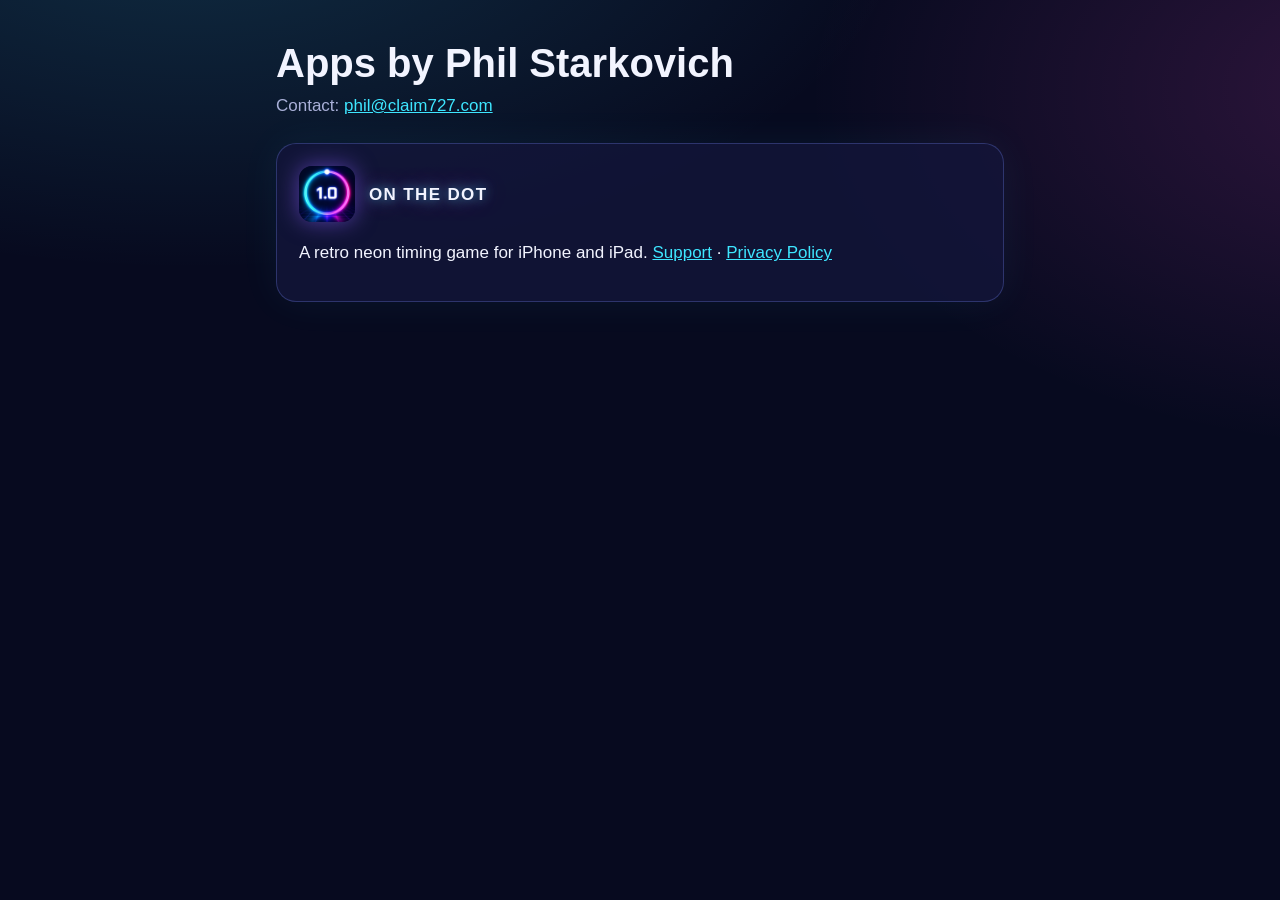
<file: index.html>
<!doctype html>
<html lang="en">
<head>
	<meta charset="utf-8">
	<meta name="viewport" content="width=device-width, initial-scale=1">
	<title>Phil Starkovich Apps</title>
	<meta name="description" content="iPhone and iPad apps by Phil Starkovich.">
	<link rel="icon" href="/on-the-dot/icon.png">
	<link rel="stylesheet" href="/assets/site.css">
</head>
<body>
<main>
	<h1>Apps by Phil Starkovich</h1>
	<p class="meta">Contact: <a href="mailto:phil@claim727.com">phil@claim727.com</a></p>
	<div class="panel">
		<a class="brand" href="/on-the-dot/" style="margin: 16px 0 6px"><img src="/on-the-dot/icon.png" alt=""><span>On the Dot</span></a>
		<p>A retro neon timing game for iPhone and iPad. <a href="/on-the-dot/support/">Support</a> · <a href="/on-the-dot/privacy/">Privacy Policy</a></p>
	</div>
</main>
</body>
</html>
</file>
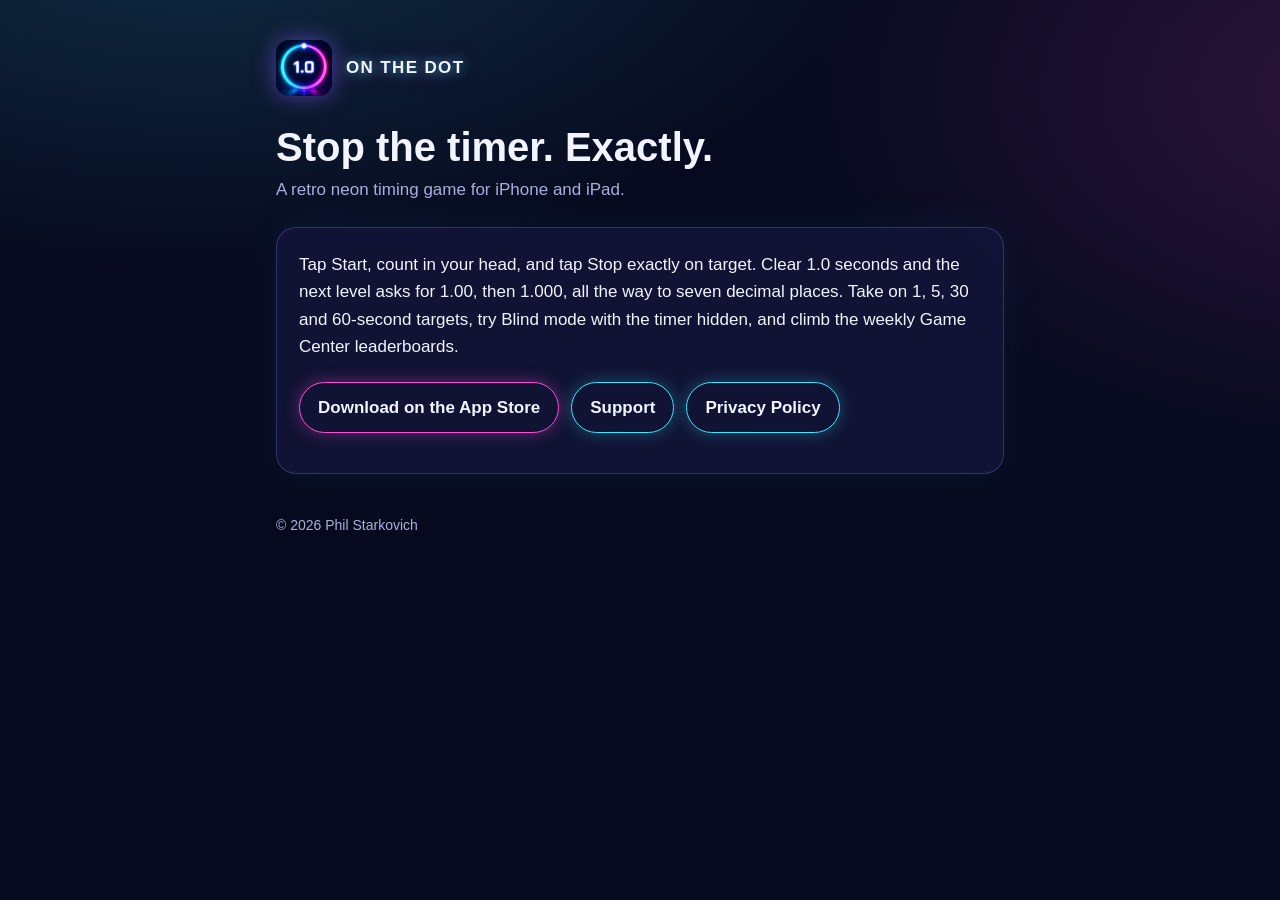
<file: on-the-dot/index.html>
<!doctype html>
<html lang="en">
<head>
	<meta charset="utf-8">
	<meta name="viewport" content="width=device-width, initial-scale=1">
	<title>On the Dot</title>
	<meta name="description" content="On the Dot is a retro neon timing game for iPhone and iPad: stop the timer exactly on target.">
	<link rel="icon" href="/on-the-dot/icon.png">
	<link rel="stylesheet" href="/assets/site.css">
</head>
<body>
<main>
	<a class="brand" href="/on-the-dot/"><img src="/on-the-dot/icon.png" alt=""><span>On the Dot</span></a>

	<h1>Stop the timer. Exactly.</h1>
	<p class="meta">A retro neon timing game for iPhone and iPad.</p>

	<div class="panel">
		<p>Tap Start, count in your head, and tap Stop exactly on target. Clear 1.0 seconds and the next level asks for 1.00, then 1.000, all the way to seven decimal places. Take on 1, 5, 30 and 60-second targets, try Blind mode with the timer hidden, and climb the weekly Game Center leaderboards.</p>
		<div class="buttons">
			<a class="button" href="https://apps.apple.com/app/id6737379133">Download on the App Store</a>
			<a class="button secondary" href="/on-the-dot/support/">Support</a>
			<a class="button secondary" href="/on-the-dot/privacy/">Privacy Policy</a>
		</div>
	</div>

	<footer>© 2026 Phil Starkovich</footer>
</main>
</body>
</html>
</file>
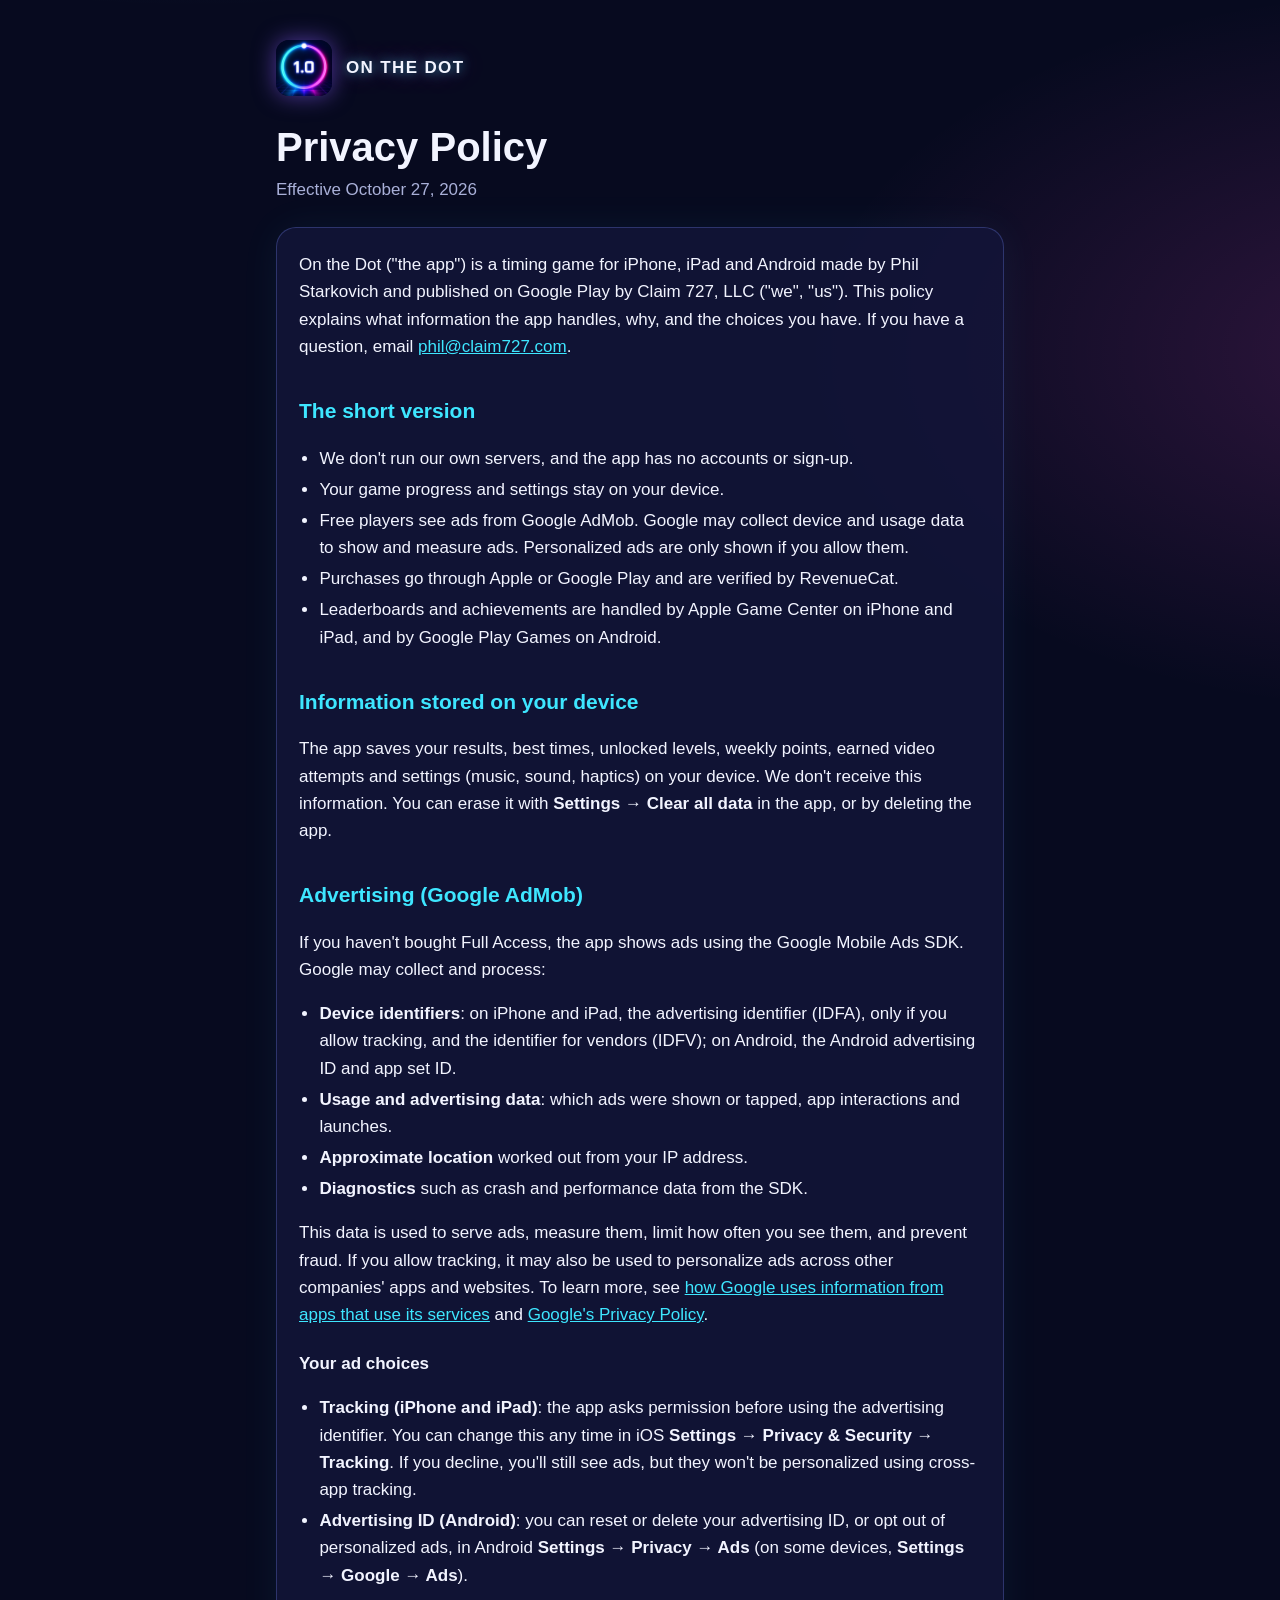
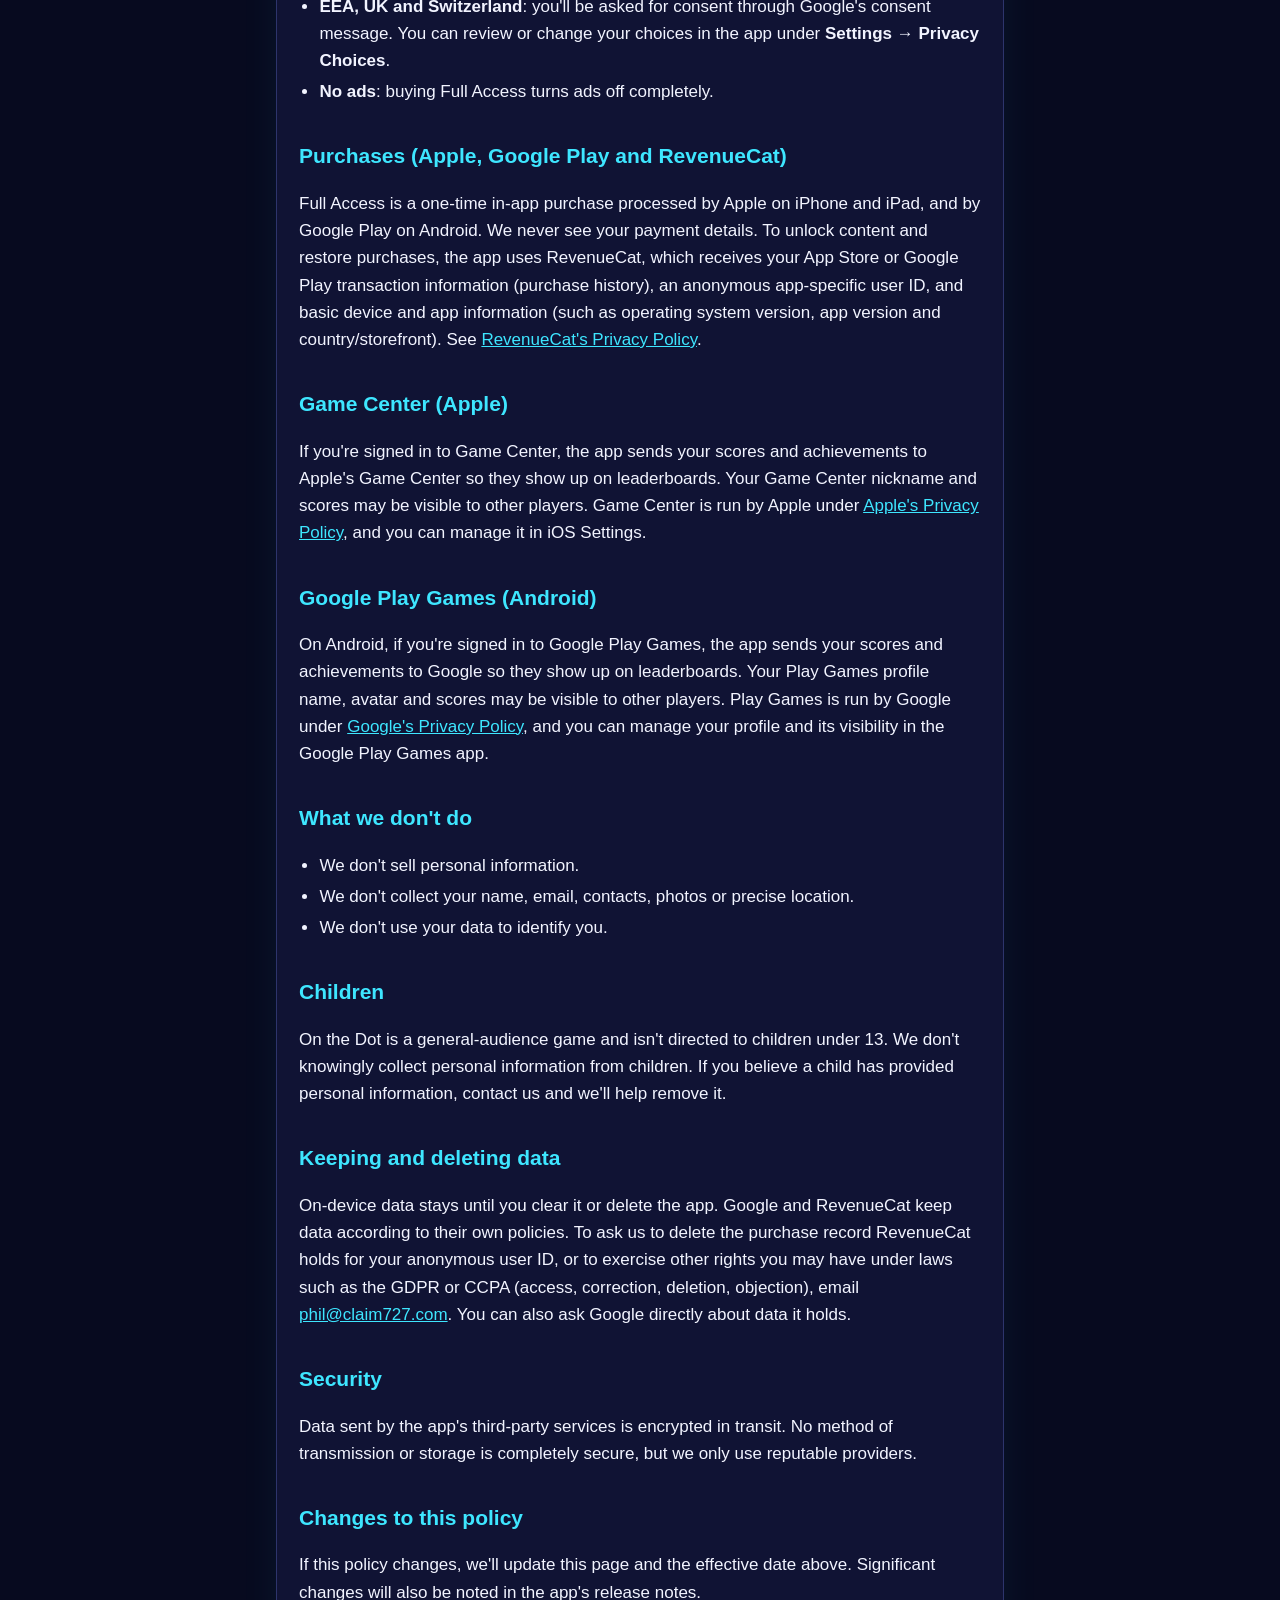
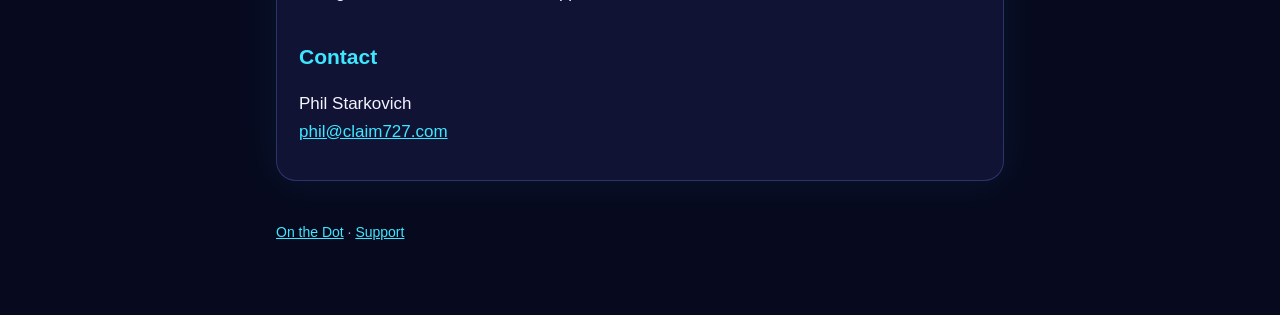
<file: on-the-dot/privacy/index.html>
<!doctype html>
<html lang="en">
<head>
	<meta charset="utf-8">
	<meta name="viewport" content="width=device-width, initial-scale=1">
	<title>On the Dot Privacy Policy</title>
	<meta name="description" content="How the On the Dot timing game for iPhone, iPad and Android handles your data.">
	<link rel="icon" href="/on-the-dot/icon.png">
	<link rel="stylesheet" href="/assets/site.css">
</head>
<body>
<main>
	<a class="brand" href="/on-the-dot/"><img src="/on-the-dot/icon.png" alt=""><span>On the Dot</span></a>

	<h1>Privacy Policy</h1>
	<p class="meta">Effective October 27, 2026</p>

	<div class="panel">
		<p>On the Dot ("the app") is a timing game for iPhone, iPad and Android made by Phil Starkovich and published on Google Play by Claim 727, LLC ("we", "us"). This policy explains what information the app handles, why, and the choices you have. If you have a question, email <a href="mailto:phil@claim727.com">phil@claim727.com</a>.</p>

		<h2>The short version</h2>
		<ul>
			<li>We don't run our own servers, and the app has no accounts or sign-up.</li>
			<li>Your game progress and settings stay on your device.</li>
			<li>Free players see ads from Google AdMob. Google may collect device and usage data to show and measure ads. Personalized ads are only shown if you allow them.</li>
			<li>Purchases go through Apple or Google Play and are verified by RevenueCat.</li>
			<li>Leaderboards and achievements are handled by Apple Game Center on iPhone and iPad, and by Google Play Games on Android.</li>
		</ul>

		<h2>Information stored on your device</h2>
		<p>The app saves your results, best times, unlocked levels, weekly points, earned video attempts and settings (music, sound, haptics) on your device. We don't receive this information. You can erase it with <strong>Settings → Clear all data</strong> in the app, or by deleting the app.</p>

		<h2>Advertising (Google AdMob)</h2>
		<p>If you haven't bought Full Access, the app shows ads using the Google Mobile Ads SDK. Google may collect and process:</p>
		<ul>
			<li><strong>Device identifiers</strong>: on iPhone and iPad, the advertising identifier (IDFA), only if you allow tracking, and the identifier for vendors (IDFV); on Android, the Android advertising ID and app set ID.</li>
			<li><strong>Usage and advertising data</strong>: which ads were shown or tapped, app interactions and launches.</li>
			<li><strong>Approximate location</strong> worked out from your IP address.</li>
			<li><strong>Diagnostics</strong> such as crash and performance data from the SDK.</li>
		</ul>
		<p>This data is used to serve ads, measure them, limit how often you see them, and prevent fraud. If you allow tracking, it may also be used to personalize ads across other companies' apps and websites. To learn more, see <a href="https://policies.google.com/technologies/partner-sites">how Google uses information from apps that use its services</a> and <a href="https://policies.google.com/privacy">Google's Privacy Policy</a>.</p>

		<h3>Your ad choices</h3>
		<ul>
			<li><strong>Tracking (iPhone and iPad)</strong>: the app asks permission before using the advertising identifier. You can change this any time in iOS <strong>Settings → Privacy &amp; Security → Tracking</strong>. If you decline, you'll still see ads, but they won't be personalized using cross-app tracking.</li>
			<li><strong>Advertising ID (Android)</strong>: you can reset or delete your advertising ID, or opt out of personalized ads, in Android <strong>Settings → Privacy → Ads</strong> (on some devices, <strong>Settings → Google → Ads</strong>).</li>
			<li><strong>EEA, UK and Switzerland</strong>: you'll be asked for consent through Google's consent message. You can review or change your choices in the app under <strong>Settings → Privacy Choices</strong>.</li>
			<li><strong>No ads</strong>: buying Full Access turns ads off completely.</li>
		</ul>

		<h2>Purchases (Apple, Google Play and RevenueCat)</h2>
		<p>Full Access is a one-time in-app purchase processed by Apple on iPhone and iPad, and by Google Play on Android. We never see your payment details. To unlock content and restore purchases, the app uses RevenueCat, which receives your App Store or Google Play transaction information (purchase history), an anonymous app-specific user ID, and basic device and app information (such as operating system version, app version and country/storefront). See <a href="https://www.revenuecat.com/privacy">RevenueCat's Privacy Policy</a>.</p>

		<h2>Game Center (Apple)</h2>
		<p>If you're signed in to Game Center, the app sends your scores and achievements to Apple's Game Center so they show up on leaderboards. Your Game Center nickname and scores may be visible to other players. Game Center is run by Apple under <a href="https://www.apple.com/legal/privacy/">Apple's Privacy Policy</a>, and you can manage it in iOS Settings.</p>

		<h2>Google Play Games (Android)</h2>
		<p>On Android, if you're signed in to Google Play Games, the app sends your scores and achievements to Google so they show up on leaderboards. Your Play Games profile name, avatar and scores may be visible to other players. Play Games is run by Google under <a href="https://policies.google.com/privacy">Google's Privacy Policy</a>, and you can manage your profile and its visibility in the Google Play Games app.</p>

		<h2>What we don't do</h2>
		<ul>
			<li>We don't sell personal information.</li>
			<li>We don't collect your name, email, contacts, photos or precise location.</li>
			<li>We don't use your data to identify you.</li>
		</ul>

		<h2>Children</h2>
		<p>On the Dot is a general-audience game and isn't directed to children under 13. We don't knowingly collect personal information from children. If you believe a child has provided personal information, contact us and we'll help remove it.</p>

		<h2>Keeping and deleting data</h2>
		<p>On-device data stays until you clear it or delete the app. Google and RevenueCat keep data according to their own policies. To ask us to delete the purchase record RevenueCat holds for your anonymous user ID, or to exercise other rights you may have under laws such as the GDPR or CCPA (access, correction, deletion, objection), email <a href="mailto:phil@claim727.com">phil@claim727.com</a>. You can also ask Google directly about data it holds.</p>

		<h2>Security</h2>
		<p>Data sent by the app's third-party services is encrypted in transit. No method of transmission or storage is completely secure, but we only use reputable providers.</p>

		<h2>Changes to this policy</h2>
		<p>If this policy changes, we'll update this page and the effective date above. Significant changes will also be noted in the app's release notes.</p>

		<h2>Contact</h2>
		<p>Phil Starkovich<br><a href="mailto:phil@claim727.com">phil@claim727.com</a></p>
	</div>

	<footer><a href="/on-the-dot/">On the Dot</a> · <a href="/on-the-dot/support/">Support</a></footer>
</main>
</body>
</html>
</file>
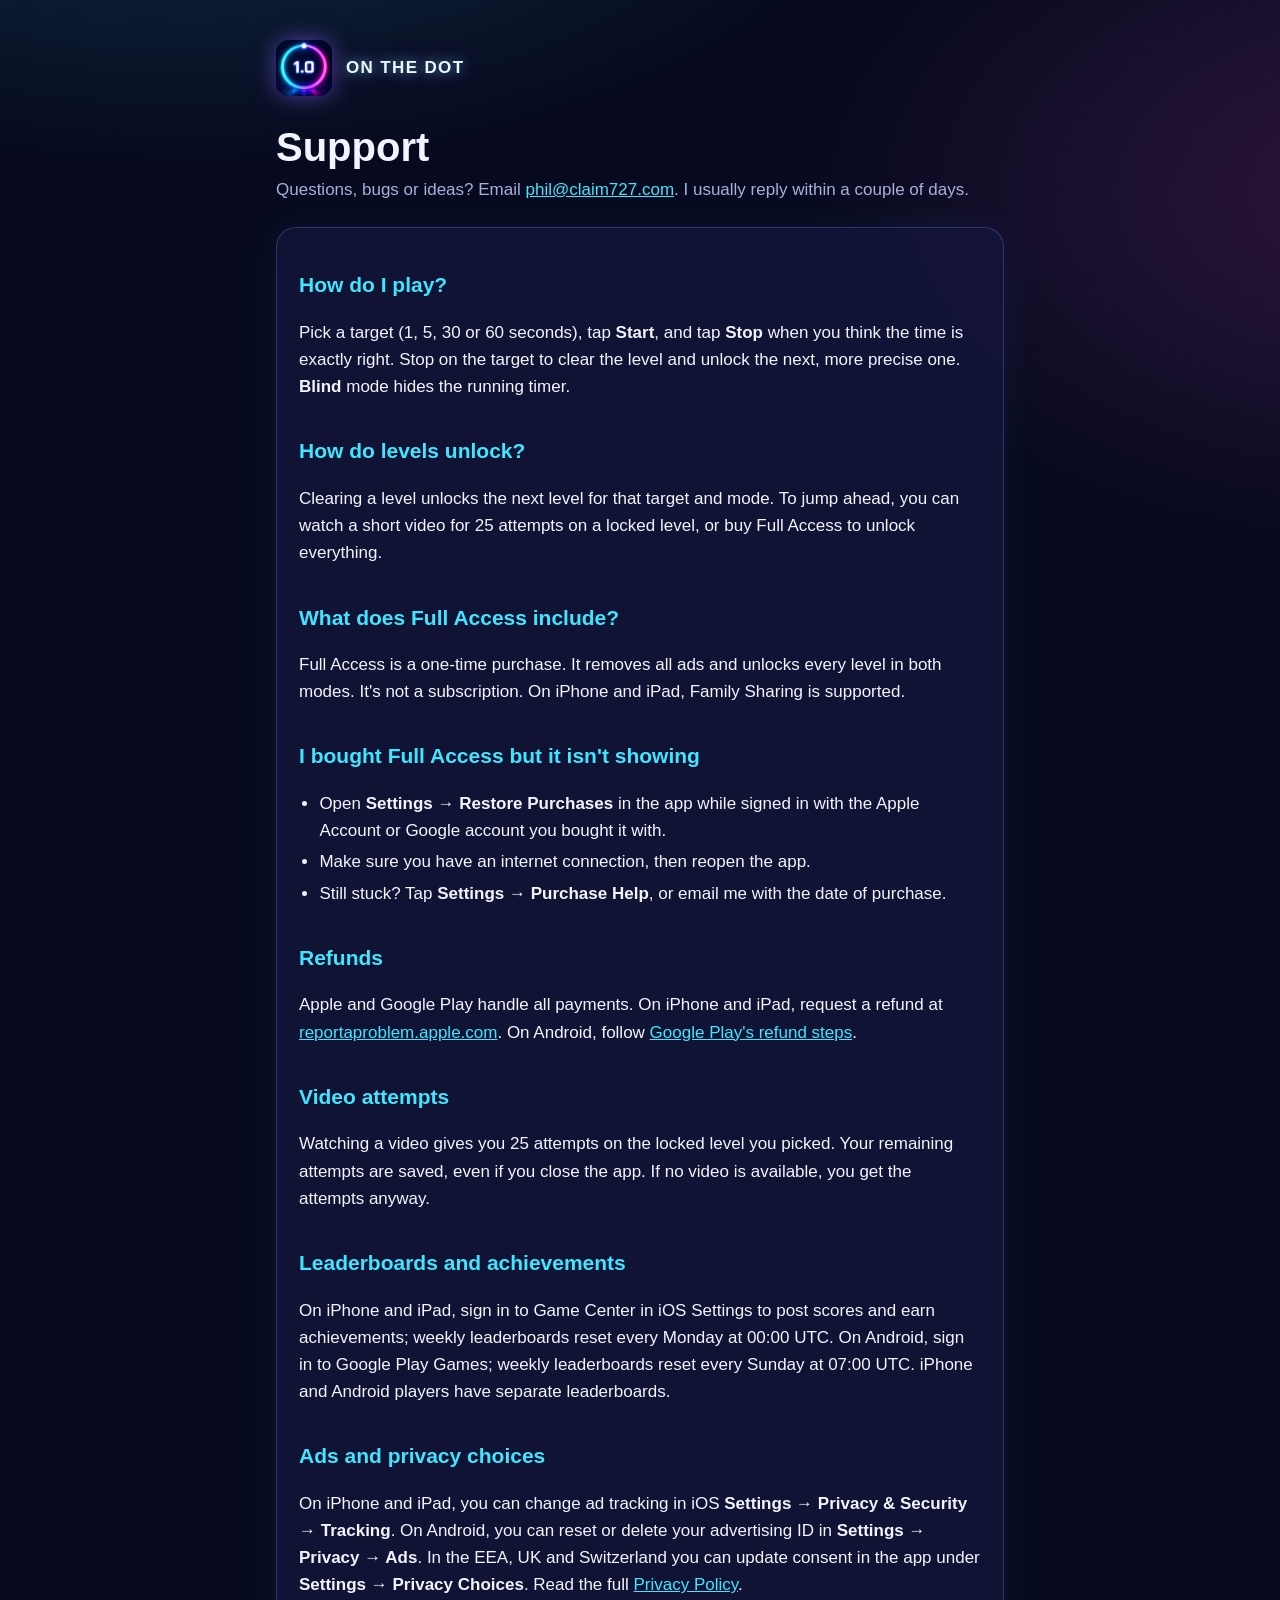
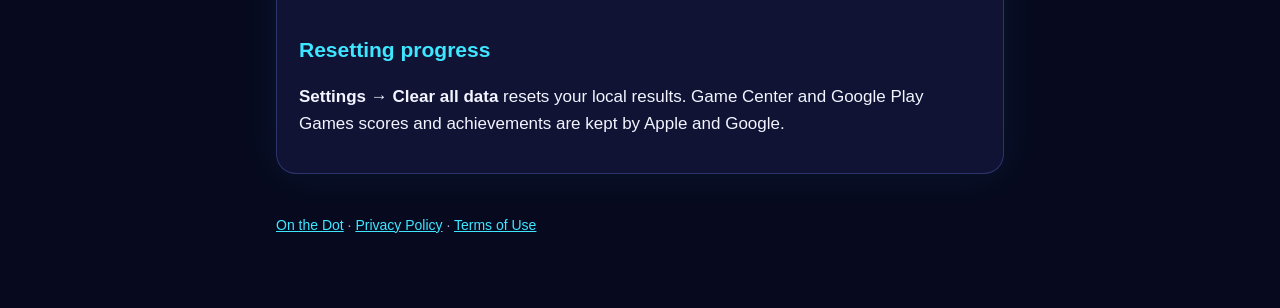
<file: on-the-dot/support/index.html>
<!doctype html>
<html lang="en">
<head>
	<meta charset="utf-8">
	<meta name="viewport" content="width=device-width, initial-scale=1">
	<title>On the Dot Support</title>
	<meta name="description" content="Help, FAQs and contact for the On the Dot timing game.">
	<link rel="icon" href="/on-the-dot/icon.png">
	<link rel="stylesheet" href="/assets/site.css">
</head>
<body>
<main>
	<a class="brand" href="/on-the-dot/"><img src="/on-the-dot/icon.png" alt=""><span>On the Dot</span></a>

	<h1>Support</h1>
	<p class="meta">Questions, bugs or ideas? Email <a href="mailto:phil@claim727.com?subject=On%20the%20Dot%20support">phil@claim727.com</a>. I usually reply within a couple of days.</p>

	<div class="panel">
		<h2>How do I play?</h2>
		<p>Pick a target (1, 5, 30 or 60 seconds), tap <strong>Start</strong>, and tap <strong>Stop</strong> when you think the time is exactly right. Stop on the target to clear the level and unlock the next, more precise one. <strong>Blind</strong> mode hides the running timer.</p>

		<h2>How do levels unlock?</h2>
		<p>Clearing a level unlocks the next level for that target and mode. To jump ahead, you can watch a short video for 25 attempts on a locked level, or buy Full Access to unlock everything.</p>

		<h2>What does Full Access include?</h2>
		<p>Full Access is a one-time purchase. It removes all ads and unlocks every level in both modes. It's not a subscription. On iPhone and iPad, Family Sharing is supported.</p>

		<h2>I bought Full Access but it isn't showing</h2>
		<ul>
			<li>Open <strong>Settings → Restore Purchases</strong> in the app while signed in with the Apple Account or Google account you bought it with.</li>
			<li>Make sure you have an internet connection, then reopen the app.</li>
			<li>Still stuck? Tap <strong>Settings → Purchase Help</strong>, or email me with the date of purchase.</li>
		</ul>

		<h2>Refunds</h2>
		<p>Apple and Google Play handle all payments. On iPhone and iPad, request a refund at <a href="https://reportaproblem.apple.com">reportaproblem.apple.com</a>. On Android, follow <a href="https://support.google.com/googleplay/answer/2479637">Google Play's refund steps</a>.</p>

		<h2>Video attempts</h2>
		<p>Watching a video gives you 25 attempts on the locked level you picked. Your remaining attempts are saved, even if you close the app. If no video is available, you get the attempts anyway.</p>

		<h2>Leaderboards and achievements</h2>
		<p>On iPhone and iPad, sign in to Game Center in iOS Settings to post scores and earn achievements; weekly leaderboards reset every Monday at 00:00 UTC. On Android, sign in to Google Play Games; weekly leaderboards reset every Sunday at 07:00 UTC. iPhone and Android players have separate leaderboards.</p>

		<h2>Ads and privacy choices</h2>
		<p>On iPhone and iPad, you can change ad tracking in iOS <strong>Settings → Privacy &amp; Security → Tracking</strong>. On Android, you can reset or delete your advertising ID in <strong>Settings → Privacy → Ads</strong>. In the EEA, UK and Switzerland you can update consent in the app under <strong>Settings → Privacy Choices</strong>. Read the full <a href="/on-the-dot/privacy/">Privacy Policy</a>.</p>

		<h2>Resetting progress</h2>
		<p><strong>Settings → Clear all data</strong> resets your local results. Game Center and Google Play Games scores and achievements are kept by Apple and Google.</p>
	</div>

	<footer><a href="/on-the-dot/">On the Dot</a> · <a href="/on-the-dot/privacy/">Privacy Policy</a> · <a href="/on-the-dot/terms/">Terms of Use</a></footer>
</main>
</body>
</html>
</file>
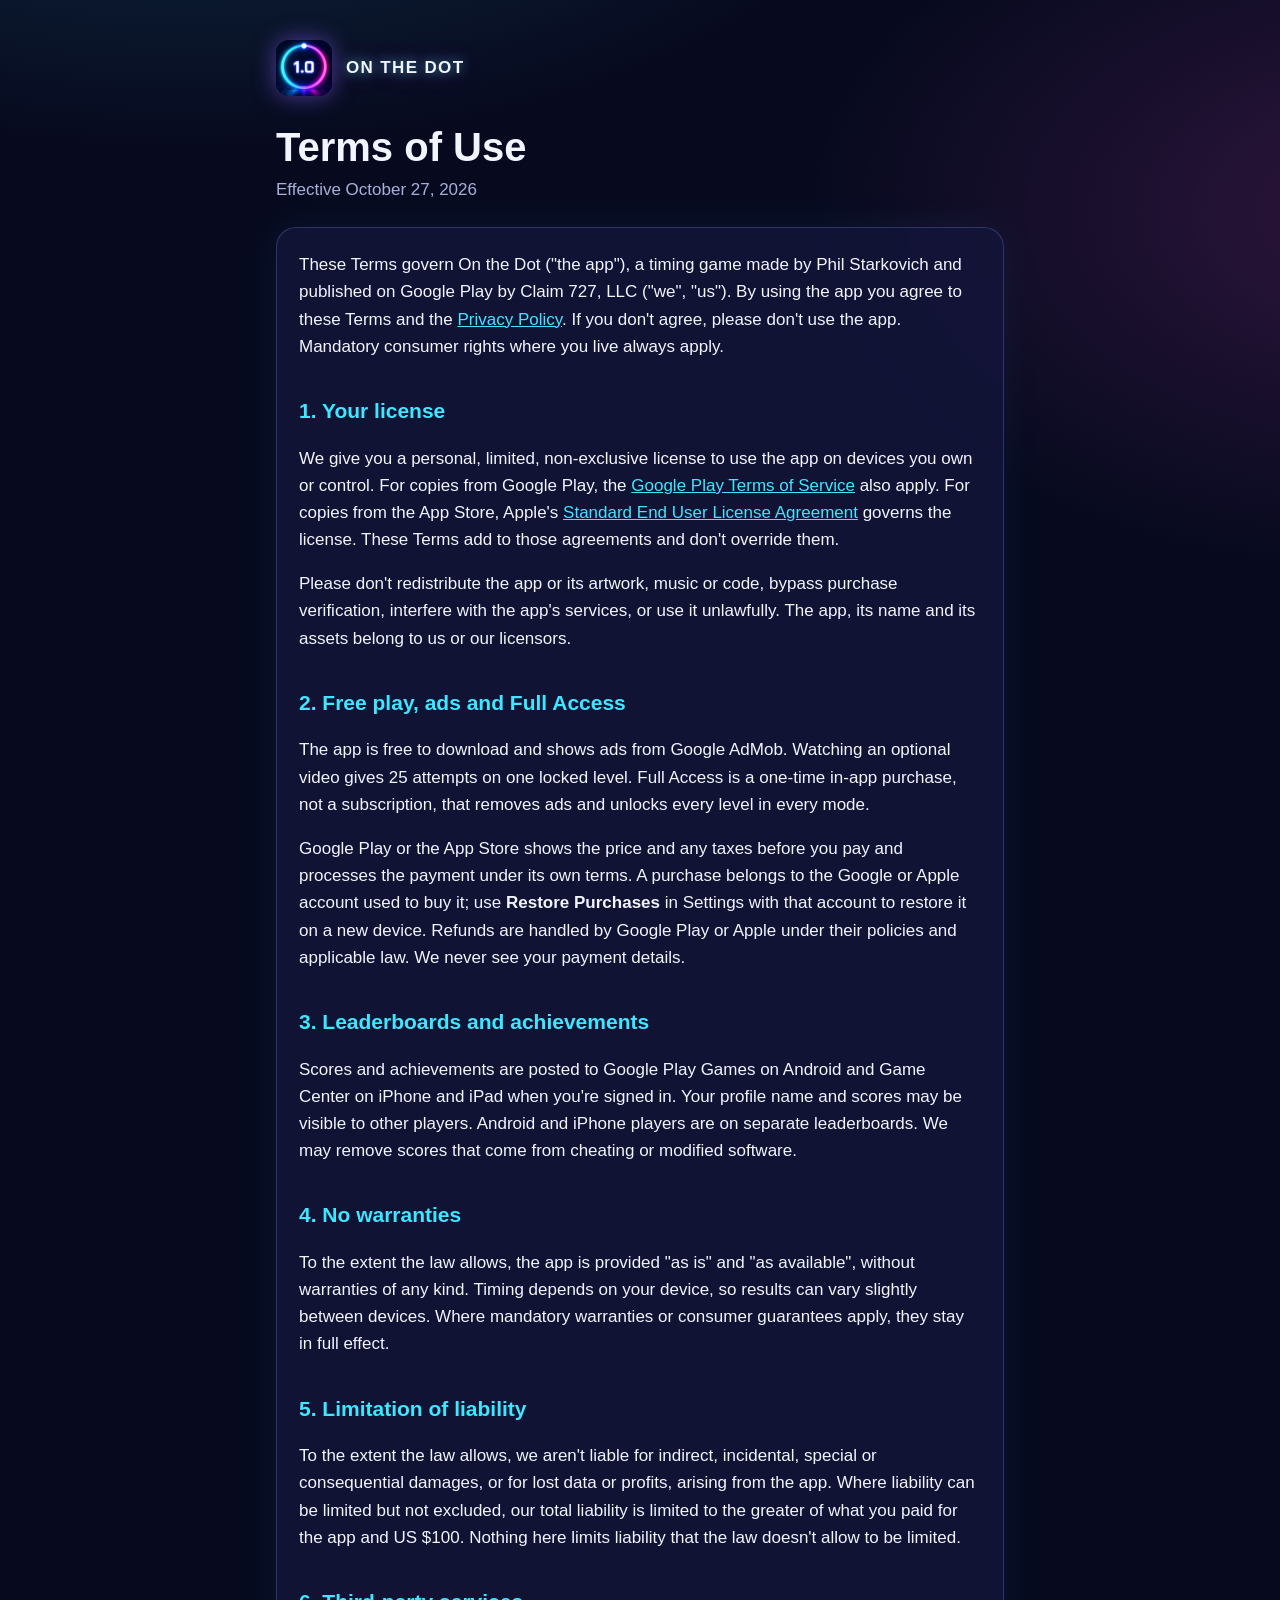
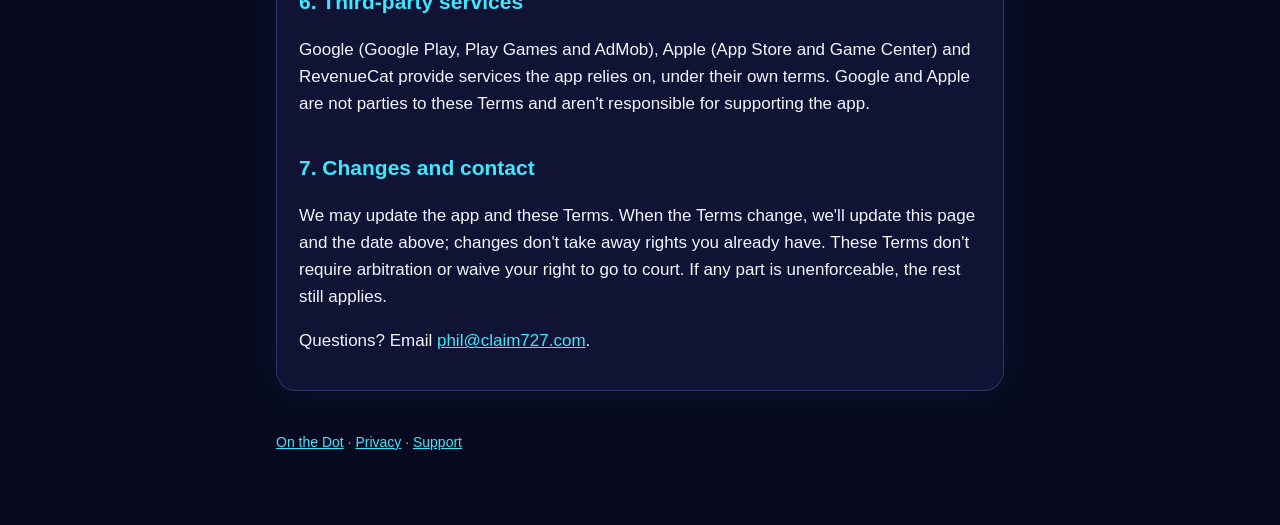
<file: on-the-dot/terms/index.html>
<!doctype html>
<html lang="en">
<head>
	<meta charset="utf-8">
	<meta name="viewport" content="width=device-width, initial-scale=1">
	<title>On the Dot Terms of Use</title>
	<meta name="description" content="Terms of Use for the On the Dot timing game.">
	<link rel="icon" href="/on-the-dot/icon.png">
	<link rel="stylesheet" href="/assets/site.css">
</head>
<body>
<main>
	<a class="brand" href="/on-the-dot/"><img src="/on-the-dot/icon.png" alt=""><span>On the Dot</span></a>

	<h1>Terms of Use</h1>
	<p class="meta">Effective October 27, 2026</p>

	<div class="panel">
		<p>These Terms govern On the Dot ("the app"), a timing game made by Phil Starkovich and published on Google Play by Claim 727, LLC ("we", "us"). By using the app you agree to these Terms and the <a href="/on-the-dot/privacy/">Privacy Policy</a>. If you don't agree, please don't use the app. Mandatory consumer rights where you live always apply.</p>

		<h2>1. Your license</h2>
		<p>We give you a personal, limited, non-exclusive license to use the app on devices you own or control. For copies from Google Play, the <a href="https://play.google.com/about/play-terms/">Google Play Terms of Service</a> also apply. For copies from the App Store, Apple's <a href="https://www.apple.com/legal/internet-services/itunes/dev/stdeula/">Standard End User License Agreement</a> governs the license. These Terms add to those agreements and don't override them.</p>
		<p>Please don't redistribute the app or its artwork, music or code, bypass purchase verification, interfere with the app's services, or use it unlawfully. The app, its name and its assets belong to us or our licensors.</p>

		<h2>2. Free play, ads and Full Access</h2>
		<p>The app is free to download and shows ads from Google AdMob. Watching an optional video gives 25 attempts on one locked level. Full Access is a one-time in-app purchase, not a subscription, that removes ads and unlocks every level in every mode.</p>
		<p>Google Play or the App Store shows the price and any taxes before you pay and processes the payment under its own terms. A purchase belongs to the Google or Apple account used to buy it; use <strong>Restore Purchases</strong> in Settings with that account to restore it on a new device. Refunds are handled by Google Play or Apple under their policies and applicable law. We never see your payment details.</p>

		<h2>3. Leaderboards and achievements</h2>
		<p>Scores and achievements are posted to Google Play Games on Android and Game Center on iPhone and iPad when you're signed in. Your profile name and scores may be visible to other players. Android and iPhone players are on separate leaderboards. We may remove scores that come from cheating or modified software.</p>

		<h2>4. No warranties</h2>
		<p>To the extent the law allows, the app is provided "as is" and "as available", without warranties of any kind. Timing depends on your device, so results can vary slightly between devices. Where mandatory warranties or consumer guarantees apply, they stay in full effect.</p>

		<h2>5. Limitation of liability</h2>
		<p>To the extent the law allows, we aren't liable for indirect, incidental, special or consequential damages, or for lost data or profits, arising from the app. Where liability can be limited but not excluded, our total liability is limited to the greater of what you paid for the app and US $100. Nothing here limits liability that the law doesn't allow to be limited.</p>

		<h2>6. Third-party services</h2>
		<p>Google (Google Play, Play Games and AdMob), Apple (App Store and Game Center) and RevenueCat provide services the app relies on, under their own terms. Google and Apple are not parties to these Terms and aren't responsible for supporting the app.</p>

		<h2>7. Changes and contact</h2>
		<p>We may update the app and these Terms. When the Terms change, we'll update this page and the date above; changes don't take away rights you already have. These Terms don't require arbitration or waive your right to go to court. If any part is unenforceable, the rest still applies.</p>
		<p>Questions? Email <a href="mailto:phil@claim727.com">phil@claim727.com</a>.</p>
	</div>

	<footer><a href="/on-the-dot/">On the Dot</a> · <a href="/on-the-dot/privacy/">Privacy</a> · <a href="/on-the-dot/support/">Support</a></footer>
</main>
</body>
</html>
</file>
<file: assets/site.css>
:root {
	--bg: #070a1f;
	--panel: rgba(20, 22, 60, 0.78);
	--line: rgba(120, 140, 255, 0.28);
	--text: #f2f4ff;
	--muted: #a9b0d8;
	--blue: #3ee6ff;
	--pink: #ff4fd8;
	--purple: #8a5cff;
}

* { box-sizing: border-box; }

html { -webkit-text-size-adjust: 100%; }

body {
	margin: 0;
	min-height: 100vh;
	background:
		radial-gradient(1200px 600px at 15% -10%, rgba(62, 230, 255, 0.16), transparent 60%),
		radial-gradient(1000px 600px at 110% 10%, rgba(255, 79, 216, 0.16), transparent 60%),
		var(--bg);
	color: var(--text);
	font: 17px/1.6 -apple-system, BlinkMacSystemFont, "SF Pro Text", "Segoe UI", Roboto, Helvetica, Arial, sans-serif;
}

main {
	max-width: 760px;
	margin: 0 auto;
	padding: 40px 16px 72px;
}

a { color: var(--blue); }
a:hover { color: var(--pink); }

.brand {
	display: flex;
	align-items: center;
	gap: 14px;
	margin-bottom: 28px;
	text-decoration: none;
	color: var(--text);
}

.brand img {
	width: 56px;
	height: 56px;
	border-radius: 13px;
	box-shadow: 0 0 22px rgba(138, 92, 255, 0.55);
}

.brand span {
	font-weight: 800;
	letter-spacing: 0.08em;
	text-transform: uppercase;
	text-shadow: 0 0 12px rgba(62, 230, 255, 0.6), 0 0 24px rgba(255, 79, 216, 0.45);
}

h1 {
	font-size: clamp(28px, 6vw, 40px);
	line-height: 1.15;
	margin: 0 0 6px;
}

h2 {
	font-size: 21px;
	margin: 34px 0 8px;
	color: var(--blue);
}

h3 {
	font-size: 17px;
	margin: 22px 0 4px;
}

.meta { color: var(--muted); margin: 0 0 24px; }

.panel {
	background: var(--panel);
	border: 1px solid var(--line);
	border-radius: 20px;
	padding: 6px 22px 18px;
	box-shadow: 0 0 40px rgba(62, 230, 255, 0.06);
}

ul { padding-left: 1.2em; }
li { margin: 4px 0; }

.buttons { display: flex; flex-wrap: wrap; gap: 12px; margin: 22px 0; }

.button {
	display: inline-block;
	padding: 11px 18px;
	border-radius: 999px;
	border: 1.5px solid var(--pink);
	color: var(--text);
	text-decoration: none;
	font-weight: 600;
	box-shadow: 0 0 16px rgba(255, 79, 216, 0.35);
}

.button.secondary { border-color: var(--blue); box-shadow: 0 0 16px rgba(62, 230, 255, 0.3); }

footer {
	margin-top: 40px;
	color: var(--muted);
	font-size: 14px;
}
</file>
